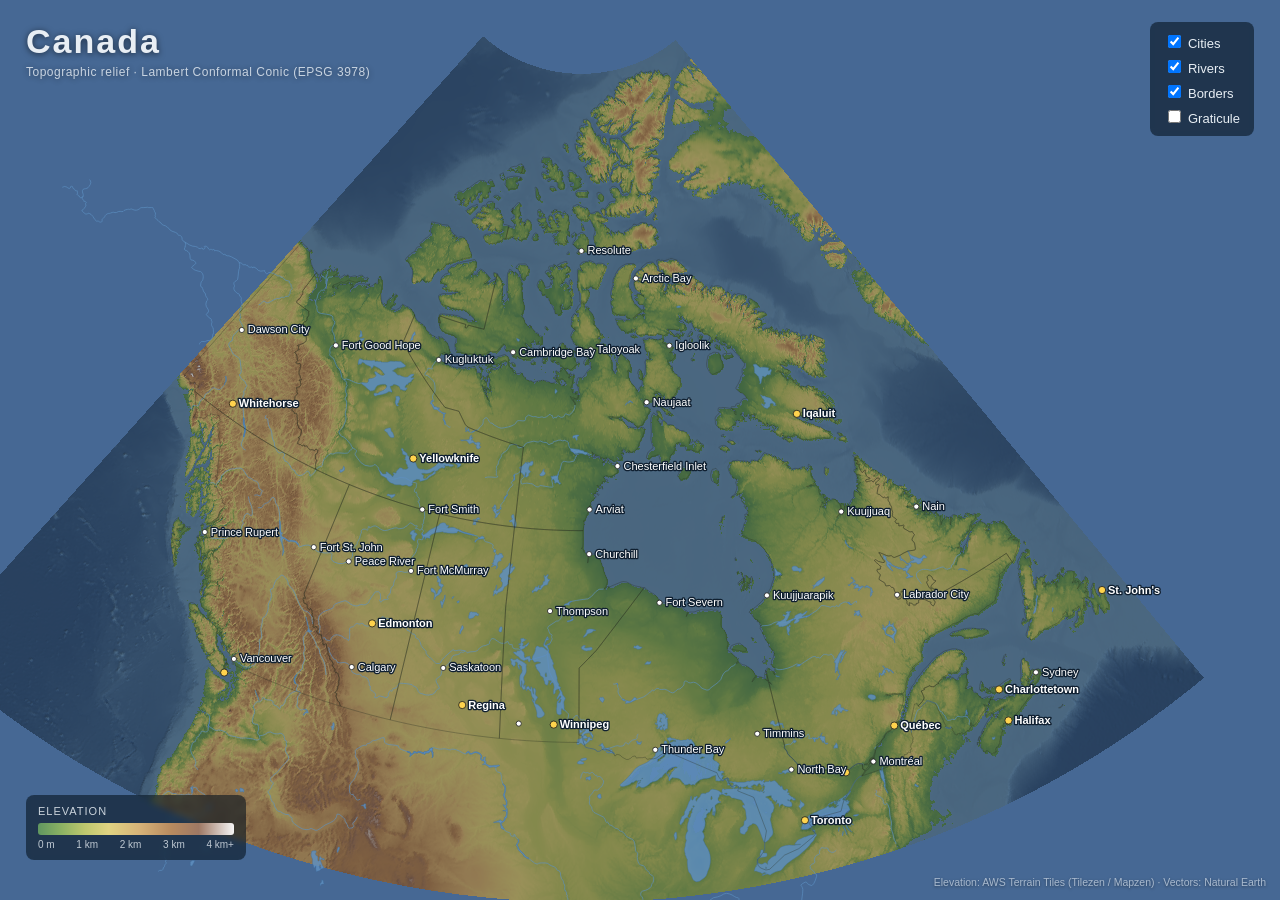
<file: index.html>
<!DOCTYPE html>
<html lang="en">
<head>
  <meta charset="utf-8" />
  <meta name="viewport" content="width=device-width, initial-scale=1" />
  <title>Canada - Topographic Map</title>
  <link rel="icon" href="data:image/svg+xml,%3Csvg xmlns='http://www.w3.org/2000/svg' viewBox='0 0 100 100'%3E%3Crect width='100' height='100' fill='%23d52b1e'/%3E%3Ctext y='78' x='50' font-size='80' text-anchor='middle' fill='white'%3E%E2%9C%81%3C/text%3E%3C/svg%3E" />
  <link rel="stylesheet" href="style.css" />
</head>
<body>
  <div id="map">
    <canvas id="relief"></canvas>
    <svg id="overlay" xmlns="http://www.w3.org/2000/svg"></svg>

    <header id="title">
      <h1>Canada</h1>
      <p>Topographic relief &middot; Lambert Conformal Conic (EPSG&nbsp;3978)</p>
    </header>

    <div id="legend">
      <div class="legend-title">Elevation</div>
      <div class="legend-bar"></div>
      <div class="legend-scale">
        <span>0&nbsp;m</span><span>1&nbsp;km</span><span>2&nbsp;km</span><span>3&nbsp;km</span><span>4&nbsp;km+</span>
      </div>
    </div>

    <div id="controls">
      <label><input type="checkbox" id="t-labels" checked /> Cities</label>
      <label><input type="checkbox" id="t-rivers" checked /> Rivers</label>
      <label><input type="checkbox" id="t-borders" checked /> Borders</label>
      <label><input type="checkbox" id="t-grid" /> Graticule</label>
    </div>

    <footer id="credit">
      Elevation: AWS Terrain Tiles (Tilezen / Mapzen) &middot; Vectors: Natural Earth
    </footer>

    <div id="tooltip" class="hidden"></div>
    <div id="loader">Rendering topography&hellip;</div>
  </div>

  <script src="vendor/d3.v7.min.js"></script>
  <script src="main.js"></script>
</body>
</html>
</file>
<file: style.css>
* { box-sizing: border-box; }

html, body {
  margin: 0;
  height: 100%;
  background: #0b1c2c;
  color: #e8eef4;
  font-family: -apple-system, BlinkMacSystemFont, "Segoe UI", Roboto, Helvetica, Arial, sans-serif;
}

#map {
  position: relative;
  width: 100vw;
  height: 100vh;
  overflow: hidden;
}

#relief, #overlay {
  position: absolute;
  inset: 0;
  width: 100%;
  height: 100%;
}

#overlay { pointer-events: none; }
#overlay .city, #overlay .province-hit { pointer-events: all; }

/* Vector styling */
.province {
  fill: none;
  stroke: #2a2f24;
  stroke-width: 0.6;
  stroke-opacity: 0.55;
}
.province-hit { fill: transparent; stroke: none; }
.province.highlight { stroke: #1b1f16; stroke-width: 1.4; stroke-opacity: 0.9; }

.coast { fill: none; stroke: #21303f; stroke-width: 0.9; stroke-opacity: 0.8; }

.lake { fill: #5f8fc0; fill-opacity: 0.85; stroke: #3f6f9f; stroke-width: 0.4; }
.river { fill: none; stroke: #5d92c4; stroke-width: 0.8; stroke-opacity: 0.8; }

.graticule { fill: none; stroke: #ffffff; stroke-opacity: 0.12; stroke-width: 0.5; }

.city-dot { fill: #fff; stroke: #1a1a1a; stroke-width: 0.8; }
.city-dot.capital { fill: #ffd34d; }
.city-label {
  font-size: 11px;
  fill: #fff;
  paint-order: stroke;
  stroke: #102031;
  stroke-width: 2.6;
  stroke-linejoin: round;
  pointer-events: none;
}
.city-label.capital { font-weight: 700; }

/* Chrome */
#title {
  position: absolute;
  top: 22px; left: 26px;
  text-shadow: 0 1px 6px rgba(0,0,0,.6);
}
#title h1 { margin: 0; font-size: 34px; letter-spacing: 2px; font-weight: 700; }
#title p { margin: 4px 0 0; font-size: 12px; opacity: .8; letter-spacing: .5px; }

#legend {
  position: absolute;
  left: 26px; bottom: 40px;
  background: rgba(8,20,32,.6);
  padding: 10px 12px;
  border-radius: 8px;
  backdrop-filter: blur(3px);
  width: 220px;
}
.legend-title { font-size: 11px; text-transform: uppercase; letter-spacing: 1px; opacity: .85; margin-bottom: 6px; }
.legend-bar {
  height: 12px; border-radius: 3px;
  background: linear-gradient(to right,
    rgb(96,150,96) 0%, rgb(140,178,99) 12%, rgb(190,199,110) 24%,
    rgb(224,211,130) 36%, rgb(214,178,120) 52%, rgb(183,138,95) 68%,
    rgb(158,120,100) 82%, rgb(245,245,245) 100%);
}
.legend-scale { display: flex; justify-content: space-between; font-size: 10px; opacity: .8; margin-top: 4px; }

#controls {
  position: absolute;
  top: 22px; right: 26px;
  background: rgba(8,20,32,.6);
  padding: 10px 14px;
  border-radius: 8px;
  backdrop-filter: blur(3px);
  display: flex; flex-direction: column; gap: 6px;
  font-size: 13px;
}
#controls label { cursor: pointer; user-select: none; }

#credit {
  position: absolute;
  right: 14px; bottom: 12px;
  font-size: 10.5px; opacity: .6;
  text-shadow: 0 1px 3px rgba(0,0,0,.7);
}

#tooltip {
  position: absolute;
  pointer-events: none;
  background: rgba(8,20,32,.92);
  border: 1px solid rgba(255,255,255,.15);
  padding: 5px 9px; border-radius: 6px;
  font-size: 12px; white-space: nowrap;
  transform: translate(-50%, -130%);
  transition: opacity .1s;
}
#tooltip.hidden { opacity: 0; }

#loader {
  position: absolute; inset: 0;
  display: flex; align-items: center; justify-content: center;
  background: #0b1c2c; font-size: 15px; letter-spacing: 1px; opacity: .9;
  transition: opacity .4s;
}
#loader.done { opacity: 0; pointer-events: none; }
</file>
